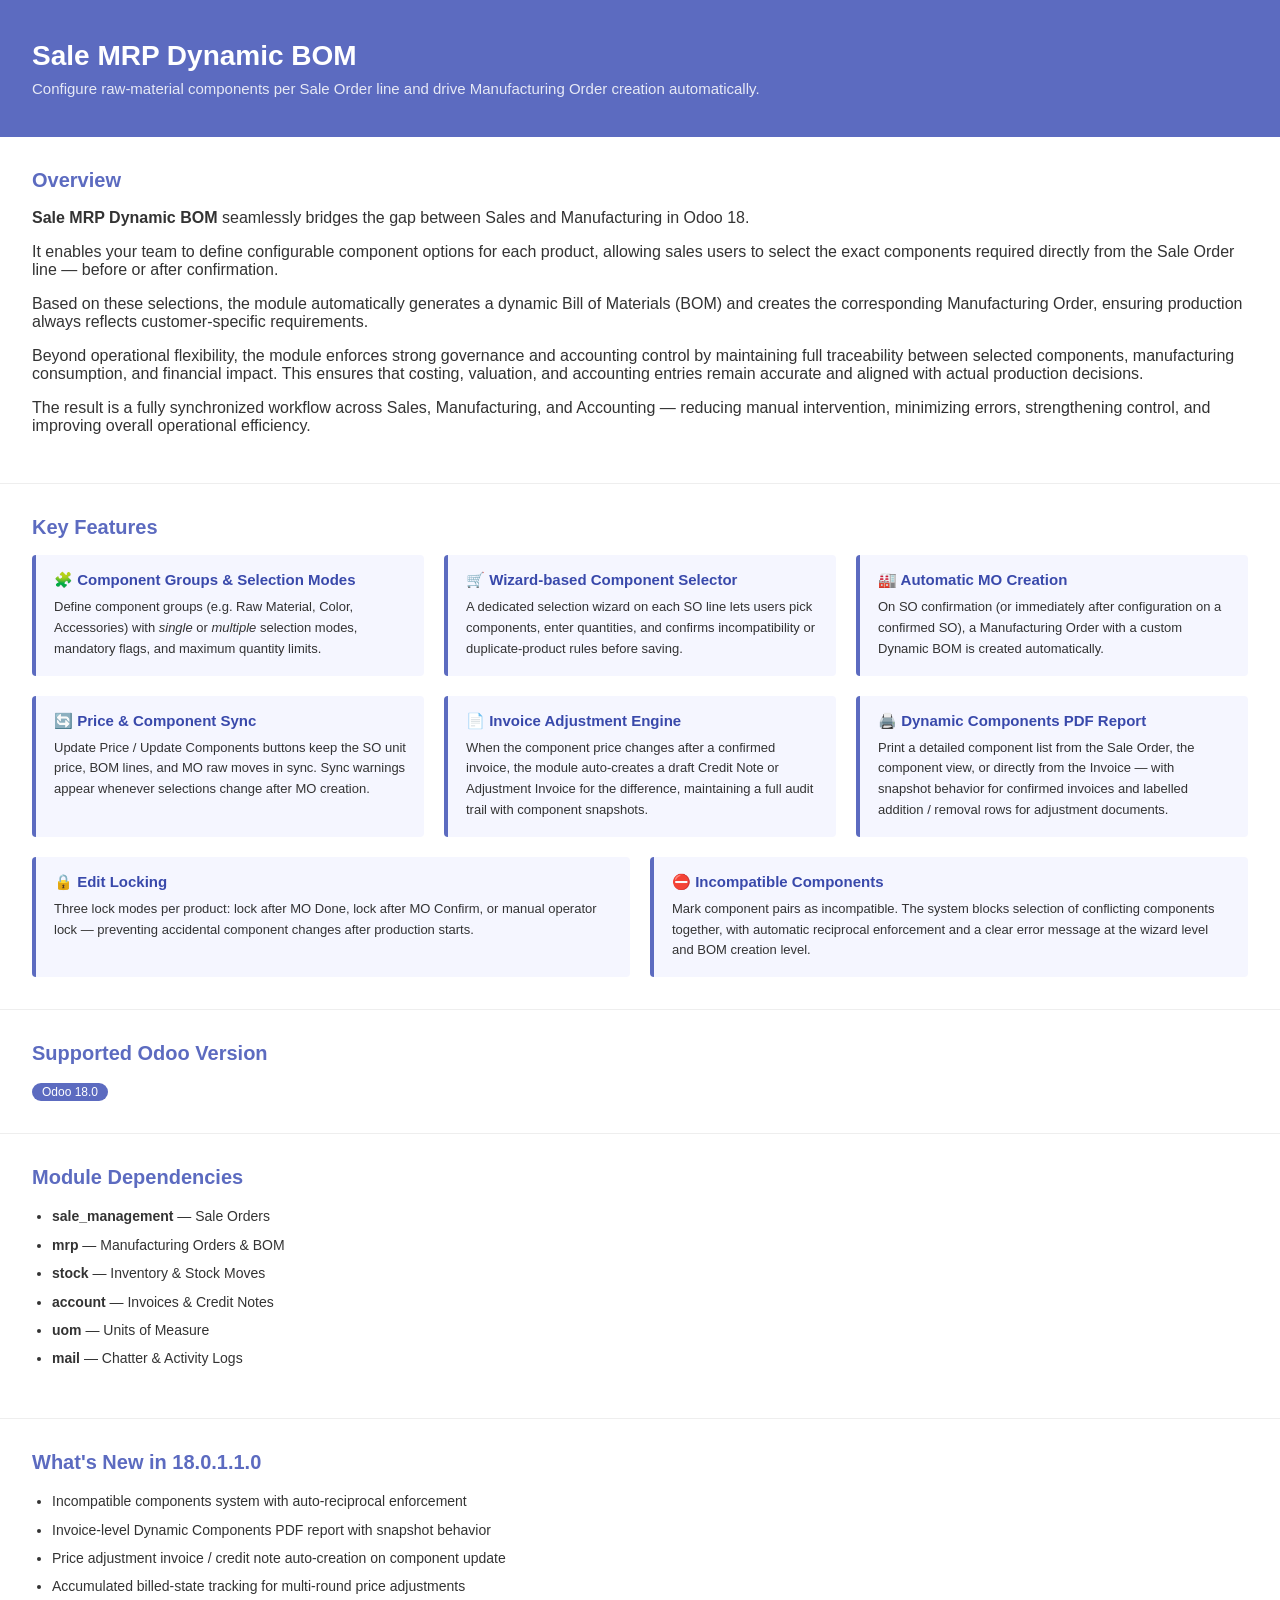
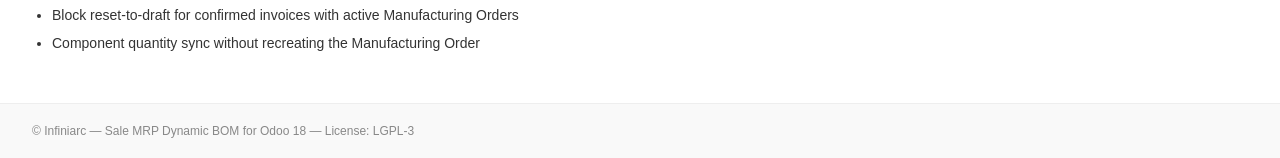
<file: static/description/index.html>
<!DOCTYPE html>
<html lang="en">
<head>
    <meta charset="UTF-8"/>
    <meta name="viewport" content="width=device-width, initial-scale=1.0"/>
    <title>Sale MRP Dynamic BOM</title>
    <style>
        body { font-family: 'Helvetica Neue', Arial, sans-serif; color: #333; margin: 0; padding: 0; }
        .header { background: #5C6BC0; color: #fff; padding: 40px 32px; }
        .header h1 { margin: 0 0 8px; font-size: 28px; }
        .header p  { margin: 0; font-size: 15px; opacity: .85; }
        .section   { padding: 32px; border-bottom: 1px solid #eee; }
        .section h2 { color: #5C6BC0; font-size: 20px; margin-top: 0; }
        .features  { display: flex; flex-wrap: wrap; gap: 20px; }
        .feature   { flex: 1 1 260px; background: #f5f6ff; border-left: 4px solid #5C6BC0;
                     border-radius: 4px; padding: 16px 18px; }
        .feature h3 { margin: 0 0 8px; font-size: 15px; color: #3949AB; }
        .feature p  { margin: 0; font-size: 13px; line-height: 1.6; }
        ul { padding-left: 20px; }
        li { margin-bottom: 6px; font-size: 14px; line-height: 1.6; }
        .badge { display: inline-block; background: #5C6BC0; color: #fff;
                 padding: 2px 10px; border-radius: 12px; font-size: 12px; margin-right: 6px; }
        .footer { background: #f9f9f9; padding: 20px 32px; font-size: 12px; color: #888; }
    </style>
</head>
<body>

<div class="header">
    <h1>Sale MRP Dynamic BOM</h1>
    <p>Configure raw-material components per Sale Order line and drive Manufacturing Order creation automatically.</p>
</div>

<div class="section">
    <h2>Overview</h2>
    <p>
        <strong>Sale MRP Dynamic BOM</strong> seamlessly bridges the gap between Sales and
        Manufacturing in Odoo 18.
    </p>
    <p>
        It enables your team to define configurable component options for each product, allowing
        sales users to select the exact components required directly from the Sale Order line —
        before or after confirmation.
    </p>
    <p>
        Based on these selections, the module automatically generates a dynamic Bill of Materials
        (BOM) and creates the corresponding Manufacturing Order, ensuring production always reflects
        customer-specific requirements.
    </p>
    <p>
        Beyond operational flexibility, the module enforces strong governance and accounting control
        by maintaining full traceability between selected components, manufacturing consumption, and
        financial impact. This ensures that costing, valuation, and accounting entries remain
        accurate and aligned with actual production decisions.
    </p>
    <p>
        The result is a fully synchronized workflow across Sales, Manufacturing, and Accounting —
        reducing manual intervention, minimizing errors, strengthening control, and improving
        overall operational efficiency.
    </p>
</div>

<div class="section">
    <h2>Key Features</h2>
    <div class="features">

        <div class="feature">
            <h3>🧩 Component Groups &amp; Selection Modes</h3>
            <p>Define component groups (e.g. Raw Material, Color, Accessories) with
               <em>single</em> or <em>multiple</em> selection modes, mandatory flags,
               and maximum quantity limits.</p>
        </div>

        <div class="feature">
            <h3>🛒 Wizard-based Component Selector</h3>
            <p>A dedicated selection wizard on each SO line lets users pick components,
               enter quantities, and confirms incompatibility or duplicate-product rules
               before saving.</p>
        </div>

        <div class="feature">
            <h3>🏭 Automatic MO Creation</h3>
            <p>On SO confirmation (or immediately after configuration on a confirmed SO),
               a Manufacturing Order with a custom Dynamic BOM is created automatically.</p>
        </div>

        <div class="feature">
            <h3>🔄 Price &amp; Component Sync</h3>
            <p>Update Price / Update Components buttons keep the SO unit price, BOM lines,
               and MO raw moves in sync. Sync warnings appear whenever selections change
               after MO creation.</p>
        </div>

        <div class="feature">
            <h3>📄 Invoice Adjustment Engine</h3>
            <p>When the component price changes after a confirmed invoice, the module
               auto-creates a draft Credit Note or Adjustment Invoice for the difference,
               maintaining a full audit trail with component snapshots.</p>
        </div>

        <div class="feature">
            <h3>🖨️ Dynamic Components PDF Report</h3>
            <p>Print a detailed component list from the Sale Order, the component view,
               or directly from the Invoice — with snapshot behavior for confirmed invoices
               and labelled addition / removal rows for adjustment documents.</p>
        </div>

        <div class="feature">
            <h3>🔒 Edit Locking</h3>
            <p>Three lock modes per product: lock after MO Done, lock after MO Confirm,
               or manual operator lock — preventing accidental component changes after
               production starts.</p>
        </div>

        <div class="feature">
            <h3>⛔ Incompatible Components</h3>
            <p>Mark component pairs as incompatible. The system blocks selection of
               conflicting components together, with automatic reciprocal enforcement
               and a clear error message at the wizard level and BOM creation level.</p>
        </div>

    </div>
</div>

<div class="section">
    <h2>Supported Odoo Version</h2>
    <span class="badge">Odoo 18.0</span>
</div>

<div class="section">
    <h2>Module Dependencies</h2>
    <ul>
        <li><strong>sale_management</strong> — Sale Orders</li>
        <li><strong>mrp</strong> — Manufacturing Orders &amp; BOM</li>
        <li><strong>stock</strong> — Inventory &amp; Stock Moves</li>
        <li><strong>account</strong> — Invoices &amp; Credit Notes</li>
        <li><strong>uom</strong> — Units of Measure</li>
        <li><strong>mail</strong> — Chatter &amp; Activity Logs</li>
    </ul>
</div>

<div class="section">
    <h2>What's New in 18.0.1.1.0</h2>
    <ul>
        <li>Incompatible components system with auto-reciprocal enforcement</li>
        <li>Invoice-level Dynamic Components PDF report with snapshot behavior</li>
        <li>Price adjustment invoice / credit note auto-creation on component update</li>
        <li>Accumulated billed-state tracking for multi-round price adjustments</li>
        <li>Block reset-to-draft for confirmed invoices with active Manufacturing Orders</li>
        <li>Component quantity sync without recreating the Manufacturing Order</li>
    </ul>
</div>

<div class="footer">
    &copy; Infiniarc — Sale MRP Dynamic BOM for Odoo 18 — License: LGPL-3
</div>

</body>
</html>
</file>
